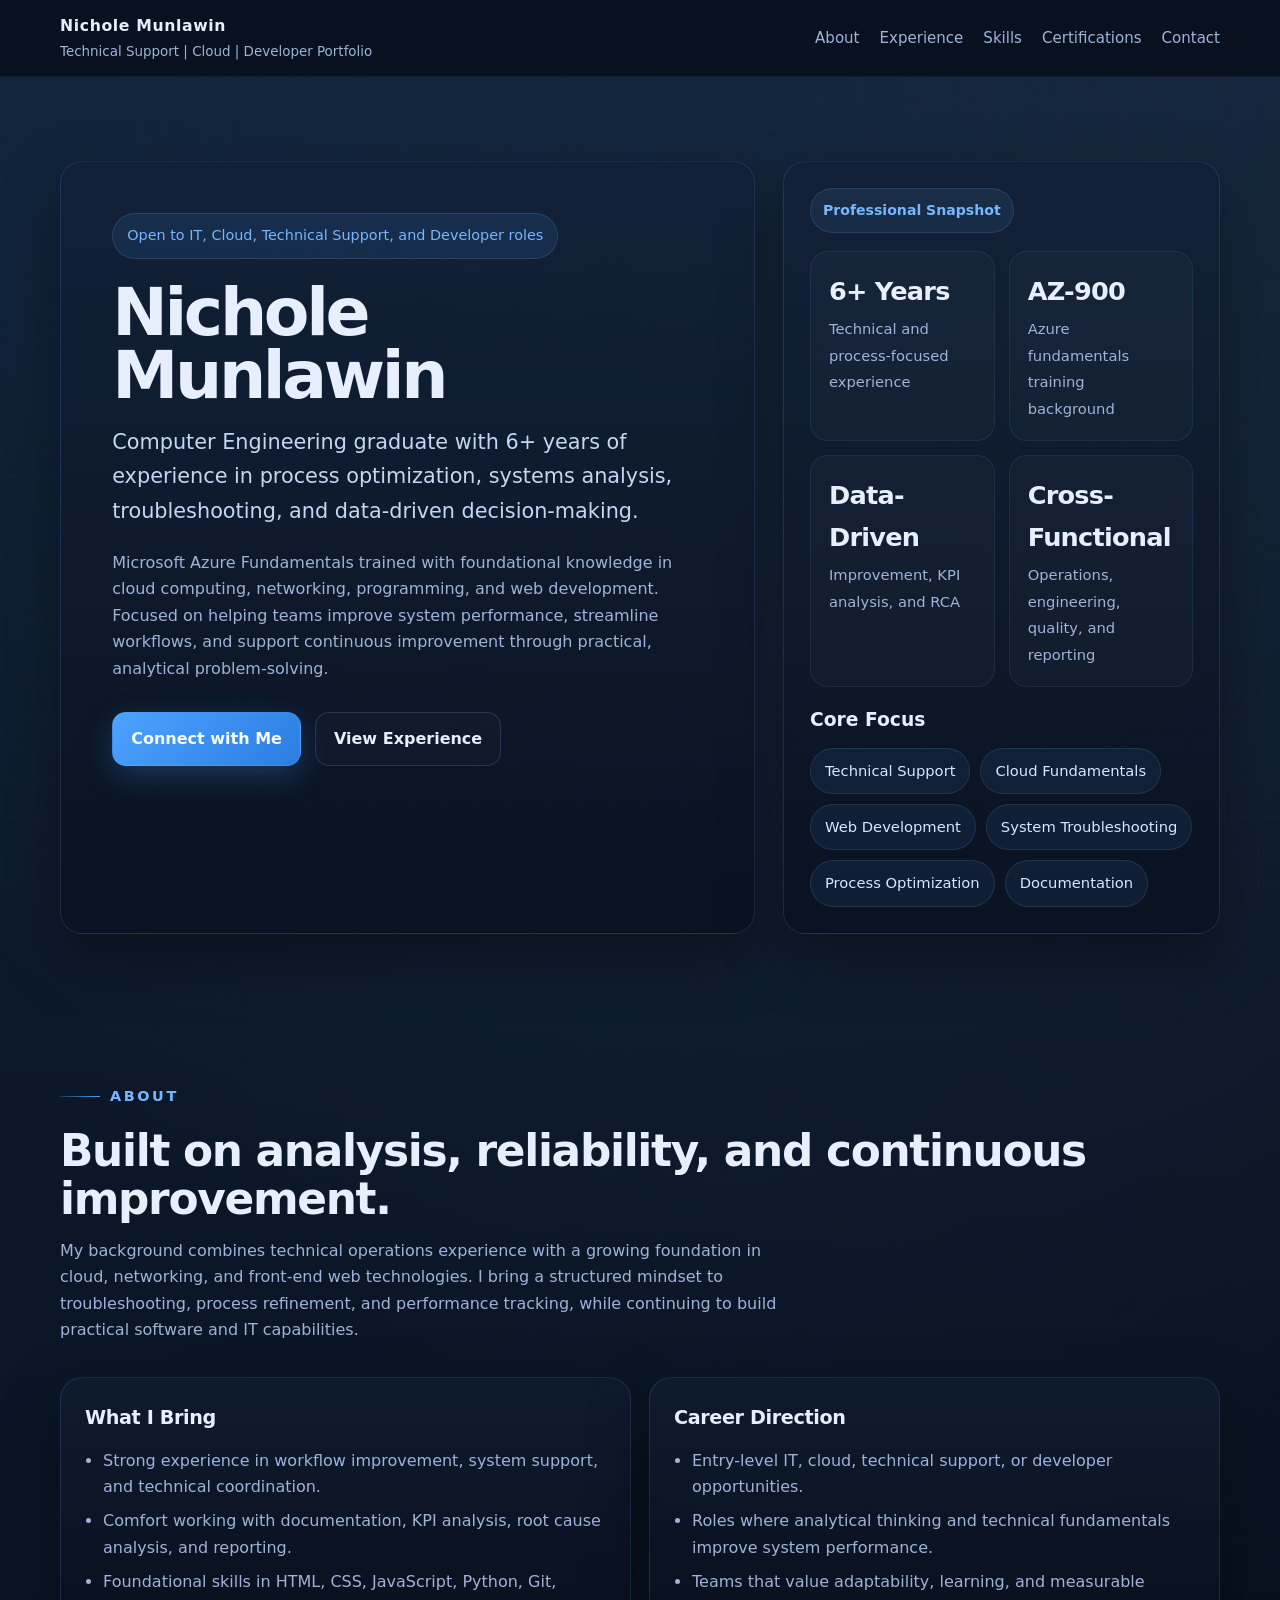
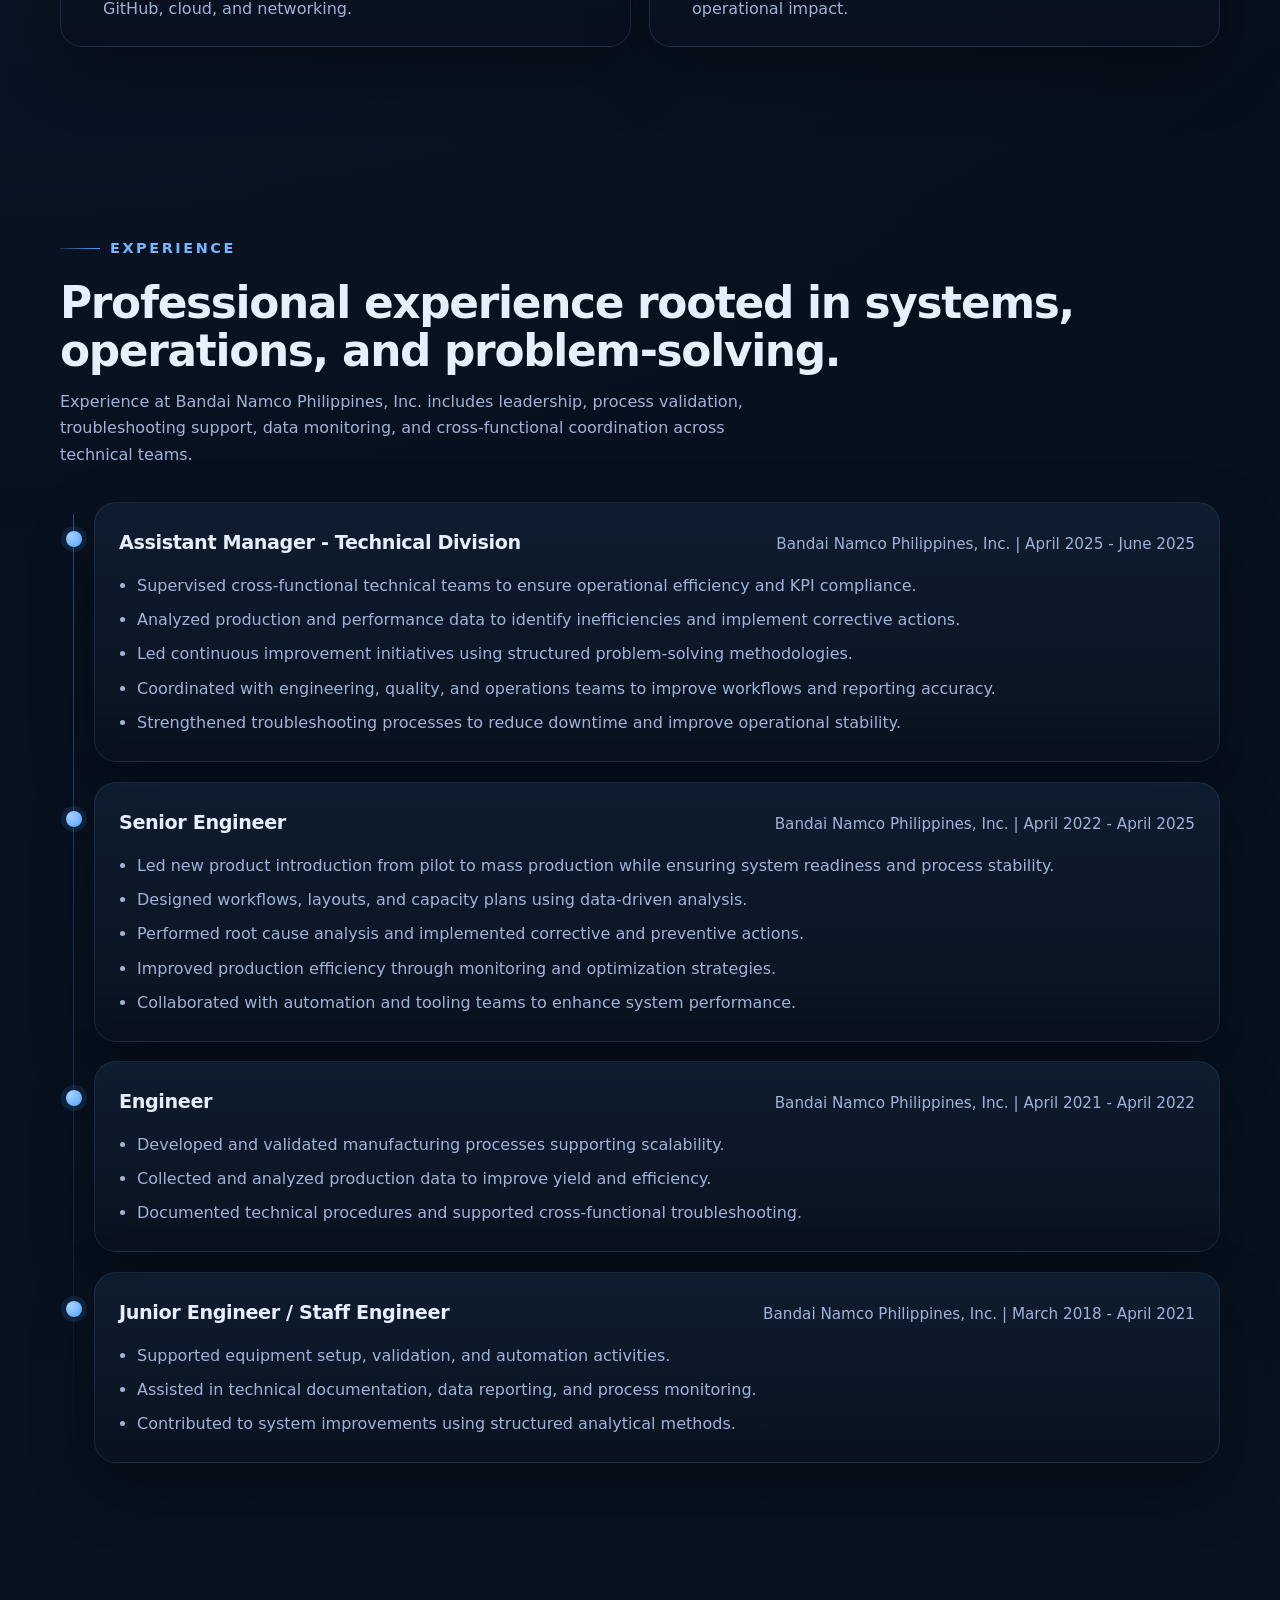
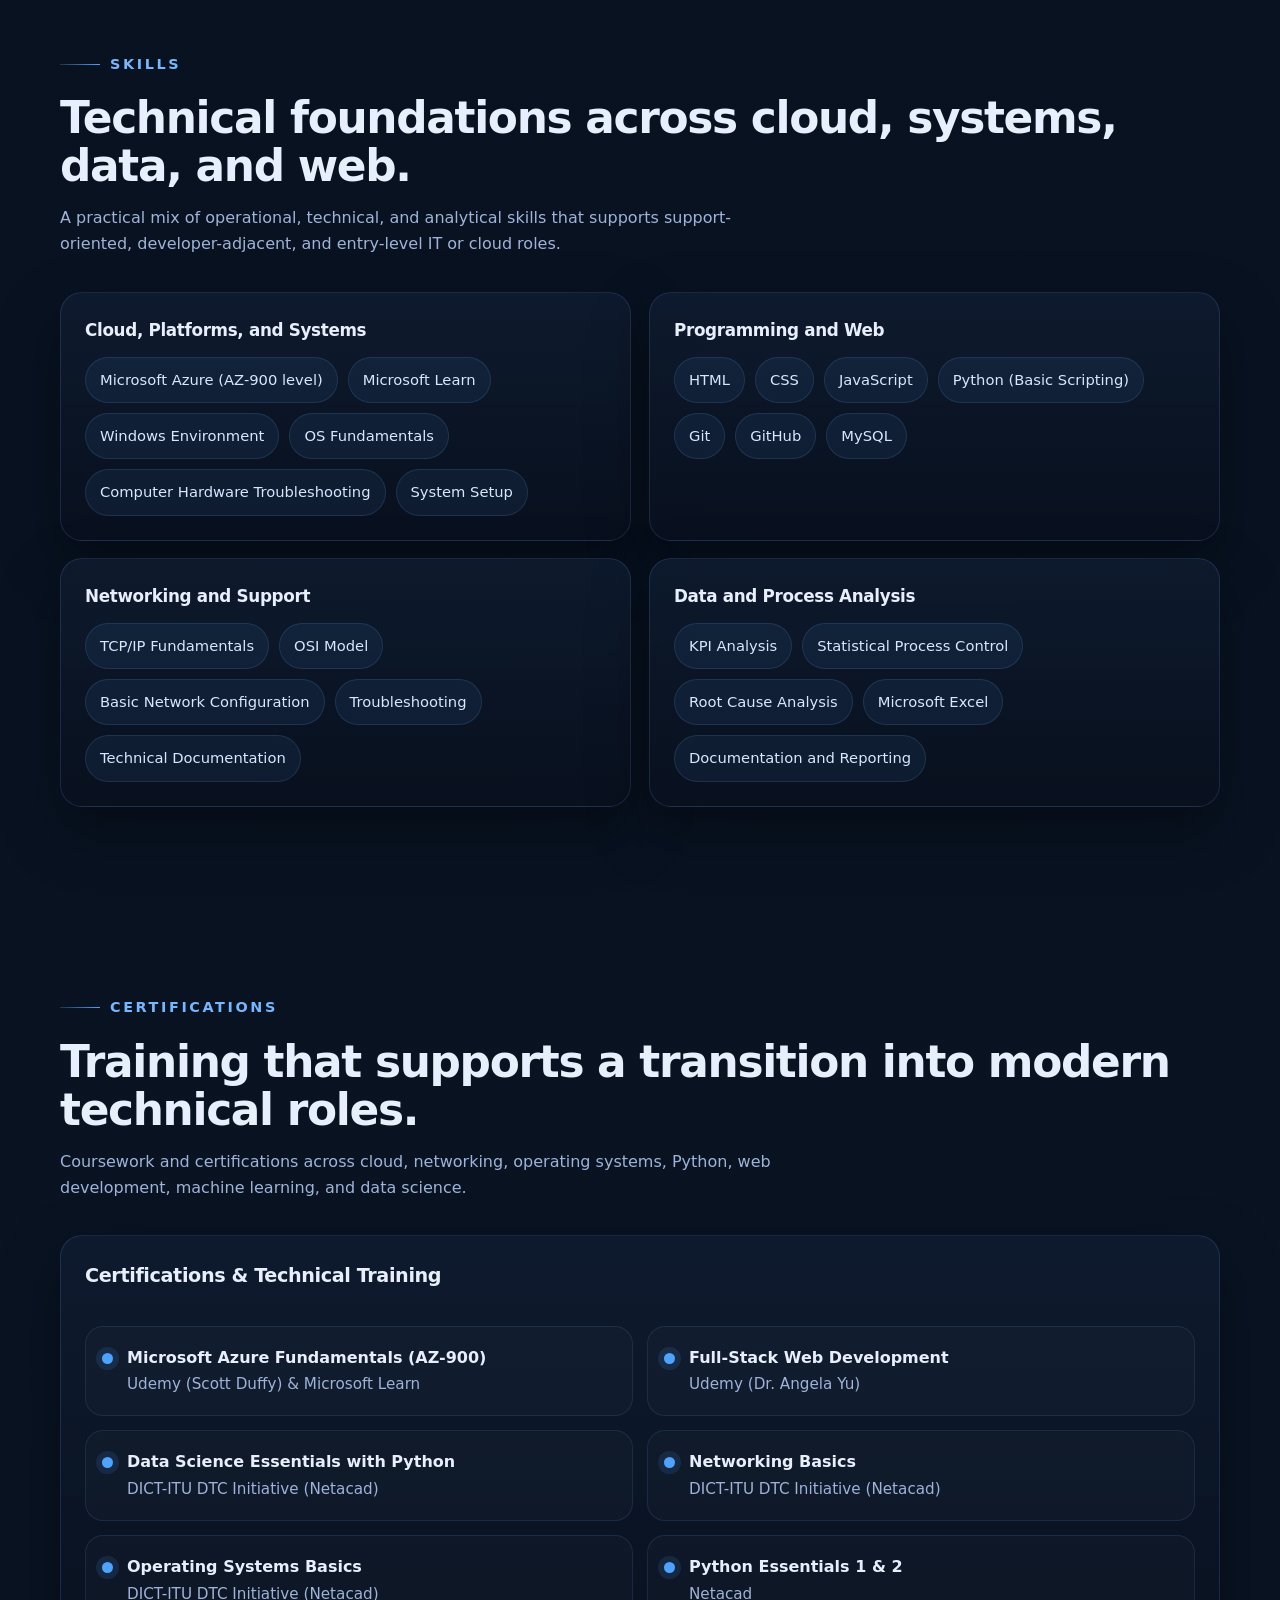
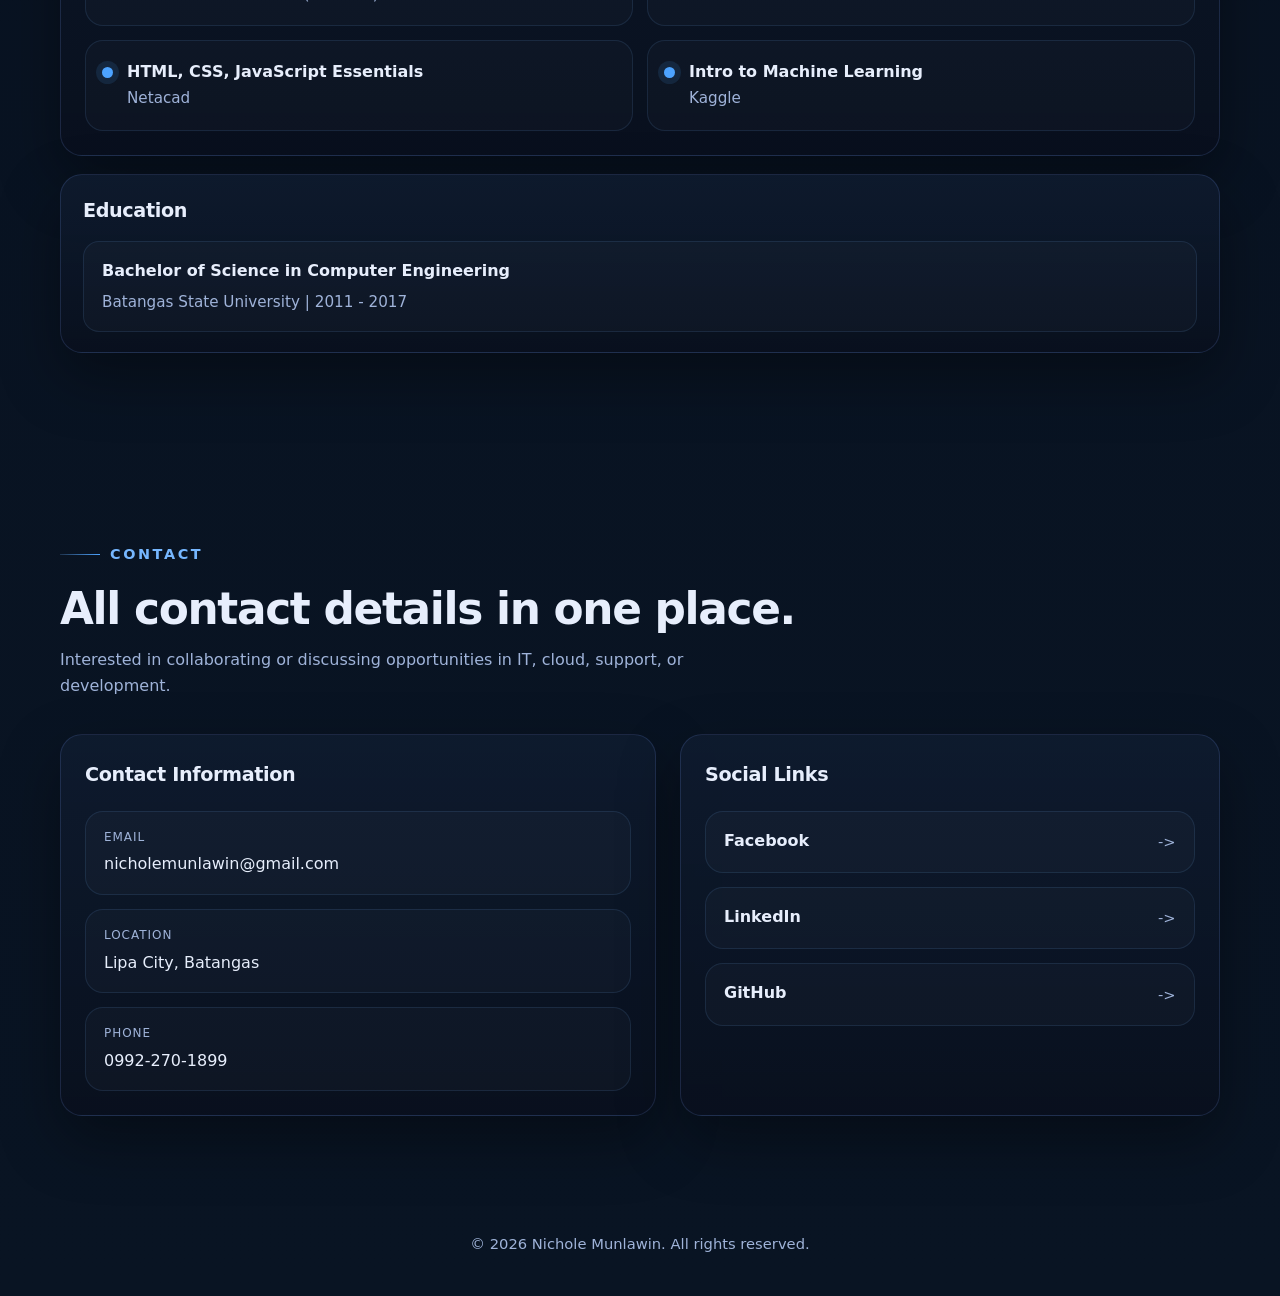
<file: index.html>
<!DOCTYPE html>
<html lang="en">
<head>
  <meta charset="UTF-8" />
  <meta name="viewport" content="width=device-width, initial-scale=1.0" />
  <title>Nichole Munlawin | Portfolio</title>
  <meta
    name="description"
    content="Professional portfolio of Nichole Munlawin with experience in technical support, cloud, systems, and web development."
  />
  <link rel="stylesheet" href="style.css" />
</head>
<body>
  <header class="site-header">
    <div class="container nav-wrap">
      <div class="brand">
        <a href="#hero"><strong>Nichole Munlawin</strong></a>
        <span>Technical Support | Cloud | Developer Portfolio</span>
      </div>
      <nav class="nav" aria-label="Primary navigation">
        <a href="#about">About</a>
        <a href="#experience">Experience</a>
        <a href="#skills">Skills</a>
        <a href="#certifications">Certifications</a>
        <a href="#contact">Contact</a>
      </nav>
    </div>
  </header>

  <main>
    <section id="hero">
      <div class="container hero-grid">
        <div class="panel hero-copy reveal visible">
          <div class="intro-chip">Open to IT, Cloud, Technical Support, and Developer roles</div>
          <h1>Nichole Munlawin</h1>
          <p class="hero-subtitle">
            Computer Engineering graduate with 6+ years of experience in process optimization,
            systems analysis, troubleshooting, and data-driven decision-making.
          </p>
          <p class="hero-text">
            Microsoft Azure Fundamentals trained with foundational knowledge in cloud computing,
            networking, programming, and web development. Focused on helping teams improve system
            performance, streamline workflows, and support continuous improvement through practical,
            analytical problem-solving.
          </p>
          <div class="hero-actions">
            <a class="button primary" href="#contact">Connect with Me</a>
            <a class="button secondary" href="#experience">View Experience</a>
          </div>
        </div>

        <aside class="panel hero-card reveal visible delay-1">
          <div class="hero-card-top">
            <div class="hero-card-badge">Professional Snapshot</div>
          </div>

          <div class="metric-grid">
            <div class="metric">
              <strong>6+ Years</strong>
              <span>Technical and process-focused experience</span>
            </div>
            <div class="metric">
              <strong>AZ-900</strong>
              <span>Azure fundamentals training background</span>
            </div>
            <div class="metric">
              <strong>Data-Driven</strong>
              <span>Improvement, KPI analysis, and RCA</span>
            </div>
            <div class="metric">
              <strong>Cross-Functional</strong>
              <span>Operations, engineering, quality, and reporting</span>
            </div>
          </div>

          <div>
            <h3 style="margin: 0 0 12px;">Core Focus</h3>
            <div class="skill-pills">
              <span class="pill">Technical Support</span>
              <span class="pill">Cloud Fundamentals</span>
              <span class="pill">Web Development</span>
              <span class="pill">System Troubleshooting</span>
              <span class="pill">Process Optimization</span>
              <span class="pill">Documentation</span>
            </div>
          </div>
        </aside>
      </div>
    </section>

    <section id="about" class="section">
      <div class="container">
        <div class="eyebrow reveal">About</div>
        <h2 class="section-title reveal delay-1">Built on analysis, reliability, and continuous improvement.</h2>
        <p class="section-copy reveal delay-2">
          My background combines technical operations experience with a growing foundation in cloud,
          networking, and front-end web technologies. I bring a structured mindset to troubleshooting,
          process refinement, and performance tracking, while continuing to build practical software
          and IT capabilities.
        </p>

        <div class="cards grid-2">
          <article class="card reveal">
            <h3>What I Bring</h3>
            <ul class="clean">
              <li>Strong experience in workflow improvement, system support, and technical coordination.</li>
              <li>Comfort working with documentation, KPI analysis, root cause analysis, and reporting.</li>
              <li>Foundational skills in HTML, CSS, JavaScript, Python, Git, GitHub, cloud, and networking.</li>
            </ul>
          </article>
          <article class="card reveal delay-1">
            <h3>Career Direction</h3>
            <ul class="clean">
              <li>Entry-level IT, cloud, technical support, or developer opportunities.</li>
              <li>Roles where analytical thinking and technical fundamentals improve system performance.</li>
              <li>Teams that value adaptability, learning, and measurable operational impact.</li>
            </ul>
          </article>
        </div>
      </div>
    </section>

    <section id="experience" class="section">
      <div class="container">
        <div class="eyebrow reveal">Experience</div>
        <h2 class="section-title reveal delay-1">Professional experience rooted in systems, operations, and problem-solving.</h2>
        <p class="section-copy reveal delay-2">
          Experience at Bandai Namco Philippines, Inc. includes leadership, process validation,
          troubleshooting support, data monitoring, and cross-functional coordination across technical teams.
        </p>

        <div class="timeline">
          <article class="timeline-item reveal">
            <div class="role-line">
              <h3>Assistant Manager - Technical Division</h3>
              <span class="meta">Bandai Namco Philippines, Inc. | April 2025 - June 2025</span>
            </div>
            <ul class="clean">
              <li>Supervised cross-functional technical teams to ensure operational efficiency and KPI compliance.</li>
              <li>Analyzed production and performance data to identify inefficiencies and implement corrective actions.</li>
              <li>Led continuous improvement initiatives using structured problem-solving methodologies.</li>
              <li>Coordinated with engineering, quality, and operations teams to improve workflows and reporting accuracy.</li>
              <li>Strengthened troubleshooting processes to reduce downtime and improve operational stability.</li>
            </ul>
          </article>

          <article class="timeline-item reveal delay-1">
            <div class="role-line">
              <h3>Senior Engineer</h3>
              <span class="meta">Bandai Namco Philippines, Inc. | April 2022 - April 2025</span>
            </div>
            <ul class="clean">
              <li>Led new product introduction from pilot to mass production while ensuring system readiness and process stability.</li>
              <li>Designed workflows, layouts, and capacity plans using data-driven analysis.</li>
              <li>Performed root cause analysis and implemented corrective and preventive actions.</li>
              <li>Improved production efficiency through monitoring and optimization strategies.</li>
              <li>Collaborated with automation and tooling teams to enhance system performance.</li>
            </ul>
          </article>

          <article class="timeline-item reveal delay-2">
            <div class="role-line">
              <h3>Engineer</h3>
              <span class="meta">Bandai Namco Philippines, Inc. | April 2021 - April 2022</span>
            </div>
            <ul class="clean">
              <li>Developed and validated manufacturing processes supporting scalability.</li>
              <li>Collected and analyzed production data to improve yield and efficiency.</li>
              <li>Documented technical procedures and supported cross-functional troubleshooting.</li>
            </ul>
          </article>

          <article class="timeline-item reveal delay-3">
            <div class="role-line">
              <h3>Junior Engineer / Staff Engineer</h3>
              <span class="meta">Bandai Namco Philippines, Inc. | March 2018 - April 2021</span>
            </div>
            <ul class="clean">
              <li>Supported equipment setup, validation, and automation activities.</li>
              <li>Assisted in technical documentation, data reporting, and process monitoring.</li>
              <li>Contributed to system improvements using structured analytical methods.</li>
            </ul>
          </article>
        </div>
      </div>
    </section>

    <section id="skills" class="section">
      <div class="container">
        <div class="eyebrow reveal">Skills</div>
        <h2 class="section-title reveal delay-1">Technical foundations across cloud, systems, data, and web.</h2>
        <p class="section-copy reveal delay-2">
          A practical mix of operational, technical, and analytical skills that supports support-oriented,
          developer-adjacent, and entry-level IT or cloud roles.
        </p>

        <div class="skills-grid">
          <article class="card skill-group reveal">
            <h3>Cloud, Platforms, and Systems</h3>
            <div class="skill-pills">
              <span class="pill">Microsoft Azure (AZ-900 level)</span>
              <span class="pill">Microsoft Learn</span>
              <span class="pill">Windows Environment</span>
              <span class="pill">OS Fundamentals</span>
              <span class="pill">Computer Hardware Troubleshooting</span>
              <span class="pill">System Setup</span>
            </div>
          </article>

          <article class="card skill-group reveal delay-1">
            <h3>Programming and Web</h3>
            <div class="skill-pills">
              <span class="pill">HTML</span>
              <span class="pill">CSS</span>
              <span class="pill">JavaScript</span>
              <span class="pill">Python (Basic Scripting)</span>
              <span class="pill">Git</span>
              <span class="pill">GitHub</span>
              <span class="pill">MySQL</span>
            </div>
          </article>

          <article class="card skill-group reveal delay-2">
            <h3>Networking and Support</h3>
            <div class="skill-pills">
              <span class="pill">TCP/IP Fundamentals</span>
              <span class="pill">OSI Model</span>
              <span class="pill">Basic Network Configuration</span>
              <span class="pill">Troubleshooting</span>
              <span class="pill">Technical Documentation</span>
            </div>
          </article>

          <article class="card skill-group reveal delay-3">
            <h3>Data and Process Analysis</h3>
            <div class="skill-pills">
              <span class="pill">KPI Analysis</span>
              <span class="pill">Statistical Process Control</span>
              <span class="pill">Root Cause Analysis</span>
              <span class="pill">Microsoft Excel</span>
              <span class="pill">Documentation and Reporting</span>
            </div>
          </article>
        </div>
      </div>
    </section>

    <section id="certifications" class="section">
      <div class="container">
        <div class="eyebrow reveal">Certifications</div>
        <h2 class="section-title reveal delay-1">Training that supports a transition into modern technical roles.</h2>
        <p class="section-copy reveal delay-2">
          Coursework and certifications across cloud, networking, operating systems, Python,
          web development, machine learning, and data science.
        </p>

        <div class="cards" style="margin-top: 34px;">
          <article class="card reveal">
            <h3>Certifications &amp; Technical Training</h3>
            <div class="cert-list">
              <div class="cert-item"><span class="cert-dot"></span><div><strong>Microsoft Azure Fundamentals (AZ-900)</strong><br /><span class="meta">Udemy (Scott Duffy) &amp; Microsoft Learn</span></div></div>
              <div class="cert-item"><span class="cert-dot"></span><div><strong>Full-Stack Web Development</strong><br /><span class="meta">Udemy (Dr. Angela Yu)</span></div></div>
              <div class="cert-item"><span class="cert-dot"></span><div><strong>Data Science Essentials with Python</strong><br /><span class="meta">DICT-ITU DTC Initiative (Netacad)</span></div></div>
              <div class="cert-item"><span class="cert-dot"></span><div><strong>Networking Basics</strong><br /><span class="meta">DICT-ITU DTC Initiative (Netacad)</span></div></div>
              <div class="cert-item"><span class="cert-dot"></span><div><strong>Operating Systems Basics</strong><br /><span class="meta">DICT-ITU DTC Initiative (Netacad)</span></div></div>
              <div class="cert-item"><span class="cert-dot"></span><div><strong>Python Essentials 1 &amp; 2</strong><br /><span class="meta">Netacad</span></div></div>
              <div class="cert-item"><span class="cert-dot"></span><div><strong>HTML, CSS, JavaScript Essentials</strong><br /><span class="meta">Netacad</span></div></div>
              <div class="cert-item"><span class="cert-dot"></span><div><strong>Intro to Machine Learning</strong><br /><span class="meta">Kaggle</span></div></div>
            </div>
          </article>

          <article class="card reveal delay-1 education-card">
            <h3>Education</h3>
            <div class="education-compact">
              <strong>Bachelor of Science in Computer Engineering</strong>
              <span class="meta">Batangas State University | 2011 - 2017</span>
            </div>
          </article>
        </div>
      </div>
    </section>

    <section id="contact" class="section">
      <div class="container">
        <div class="eyebrow reveal">Contact</div>
        <h2 class="section-title reveal delay-1">All contact details in one place.</h2>
        <p class="section-copy reveal delay-2">
          Interested in collaborating or discussing opportunities in IT, cloud, support, or development.
        </p>

        <div class="contact-wrap">
          <article class="card reveal">
            <h3>Contact Information</h3>
            <div class="contact-list">
              <div class="contact-item">
                <small>Email</small>
                <a href="mailto:nicholemunlawin@gmail.com?subject=Portfolio%20Inquiry&body=Hello%20Nichole%2C%0D%0A%0D%0AI%20would%20like%20to%20connect%20with%20you%20regarding%20your%20portfolio.%0D%0A%0D%0ABest%20regards%2C" aria-label="Send an email to nicholemunlawin@gmail.com">nicholemunlawin@gmail.com</a>
              </div>
              <div class="contact-item">
                <small>Location</small>
                <span>Lipa City, Batangas</span>
              </div>
              <div class="contact-item">
                <small>Phone</small>
                <a href="tel:+639922701899">0992-270-1899</a>
              </div>
            </div>
          </article>

          <article class="card reveal delay-1">
            <h3>Social Links</h3>
            <div class="social-grid">
              <a class="social-link" href="https://www.facebook.com/NcoL18" target="_blank" rel="noopener noreferrer" aria-label="Facebook profile">
                <div>
                  <strong>Facebook</strong>
                  <span></span>
                </div>
                <span>-&gt;</span>
              </a>
              <a class="social-link" href="https://www.linkedin.com/in/nichole-munlawin-39416a158" target="_blank" rel="noopener noreferrer" aria-label="LinkedIn profile">
                <div>
                  <strong>LinkedIn</strong>
                  <span></span>
                </div>
                <span>-&gt;</span>
              </a>
              <a class="social-link" href="https://github.com/nicholemunlawin" target="_blank" rel="noopener noreferrer" aria-label="GitHub profile">
                <div>
                  <strong>GitHub</strong>
                  <span></span>
                </div>
                <span>-&gt;</span>
              </a>
            </div>
          </article>
        </div>
      </div>
    </section>
  </main>

  <footer class="footer">
    <div class="container">
      &copy; 2026 Nichole Munlawin. All rights reserved.
    </div>
  </footer>

  <script src="script.js"></script>
</body>
</html>
</file>
<file: style.css>
/* ====================
    Global Tokens
==================== */
:root {
    --bg: #081120;
    --bg-soft: #0d1729;
    --panel: rgba(15, 28, 48, 0.88);
    --panel-2: rgba(11, 22, 39, 0.92);
    --text: #e7eefc;
    --muted: #9fb3d9;
    --line: rgba(122, 162, 255, 0.16);
    --line-strong: rgba(122, 162, 255, 0.34);
    --accent: #4da3ff;
    --accent-2: #76b7ff;
    --shadow: 0 24px 60px rgba(0, 0, 0, 0.35);
    --radius: 22px;
    --max-width: 1160px;
    --nav-h: 76px;
}

/* ====================
    Base / Reset
==================== */
* { box-sizing: border-box; }

html {
    scroll-behavior: smooth;
}

body {
    margin: 0;
    font-family: Inter, ui-sans-serif, system-ui, -apple-system, BlinkMacSystemFont, "Segoe UI", sans-serif;
    color: var(--text);
    background:
    radial-gradient(circle at top left, rgba(77, 163, 255, 0.14), transparent 34%),
    radial-gradient(circle at top right, rgba(118, 183, 255, 0.12), transparent 26%),
    linear-gradient(180deg, #050b15 0%, #081120 38%, #091423 100%);
    line-height: 1.65;
    overflow-x: hidden;
}

body::before {
    content: "";
    position: fixed;
    inset: 0;
    pointer-events: none;
    background:
    linear-gradient(rgba(255,255,255,0.02) 1px, transparent 1px),
    linear-gradient(90deg, rgba(255,255,255,0.02) 1px, transparent 1px);
    background-size: 34px 34px;
    mask-image: linear-gradient(180deg, rgba(0,0,0,0.25), rgba(0,0,0,0.8));
    z-index: 0;
}

a { color: inherit; text-decoration: none; }

img { max-width: 100%; display: block; }

.container {
    width: min(var(--max-width), calc(100% - 2rem));
    margin: 0 auto;
    position: relative;
    z-index: 1;
}

.section {
    padding: 92px 0;
    scroll-margin-top: calc(var(--nav-h) + 18px);
}

.section-title {
    font-size: clamp(1.9rem, 1.3rem + 1.8vw, 3rem);
    line-height: 1.1;
    margin: 0 0 14px;
    letter-spacing: -0.03em;
}

.section-copy {
    margin: 0;
    max-width: 720px;
    color: var(--muted);
    font-size: 1rem;
}

.eyebrow {
    display: inline-flex;
    align-items: center;
    gap: 10px;
    margin-bottom: 18px;
    color: var(--accent-2);
    font-size: 0.9rem;
    letter-spacing: 0.18em;
    text-transform: uppercase;
    font-weight: 700;
}

.eyebrow::before {
    content: "";
    width: 40px;
    height: 1px;
    background: linear-gradient(90deg, rgba(118,183,255,0.2), var(--accent));
}

/* ====================
    Navigation
==================== */
.site-header {
    position: sticky;
    top: 0;
    z-index: 50;
    backdrop-filter: blur(16px);
    -webkit-backdrop-filter: blur(16px);
    background: rgba(5, 11, 21, 0.72);
    border-bottom: 1px solid rgba(118, 183, 255, 0.08);
}

.nav-wrap {
    min-height: var(--nav-h);
    display: flex;
    align-items: center;
    justify-content: space-between;
    gap: 20px;
}

.brand {
    display: flex;
    flex-direction: column;
    gap: 2px;
    min-width: 0;
}

.brand strong {
    font-size: 0.98rem;
    letter-spacing: 0.04em;
}

.brand span {
    color: var(--muted);
    font-size: 0.84rem;
}

.nav {
    display: flex;
    align-items: center;
    gap: 20px;
    flex-wrap: wrap;
    justify-content: flex-end;
}

.nav a {
    position: relative;
    font-size: 0.94rem;
    color: var(--muted);
    padding: 8px 0;
    transition: color 0.25s ease;
}

.nav a::after {
    content: "";
    position: absolute;
    left: 0;
    bottom: 0;
    width: 100%;
    height: 2px;
    border-radius: 999px;
    background: linear-gradient(90deg, var(--accent), var(--accent-2));
    transform: scaleX(0);
    transform-origin: left;
    transition: transform 0.28s ease;
}

.nav a:hover,
.nav a.active {
    color: var(--text);
}

.nav a:focus-visible {
    color: var(--text);
    outline: 2px solid var(--accent-2);
    outline-offset: 6px;
    border-radius: 8px;
}

.nav a:hover::after,
.nav a.active::after,
.nav a:focus-visible::after {
    transform: scaleX(1);
}

/* ====================
    Hero
==================== */
#hero {
    padding: 84px 0 54px;
    min-height: calc(100vh - var(--nav-h));
    display: flex;
    align-items: center;
    scroll-margin-top: calc(var(--nav-h) + 18px);
}

.hero-grid {
    display: grid;
    grid-template-columns: 1.35fr 0.85fr;
    gap: 28px;
    align-items: stretch;
}

.panel {
    background: linear-gradient(180deg, rgba(18, 33, 56, 0.88), rgba(10, 18, 33, 0.96));
    border: 1px solid var(--line);
    border-radius: var(--radius);
    box-shadow: var(--shadow);
}

.hero-copy {
    padding: clamp(28px, 4vw, 52px);
}

.intro-chip {
    display: inline-flex;
    align-items: center;
    gap: 10px;
    padding: 10px 14px;
    border-radius: 999px;
    background: rgba(77, 163, 255, 0.1);
    border: 1px solid rgba(118, 183, 255, 0.16);
    color: var(--accent-2);
    font-size: 0.9rem;
    margin-bottom: 22px;
}

h1 {
    margin: 0;
    font-size: clamp(2.6rem, 1.75rem + 3vw, 5rem);
    line-height: 0.95;
    letter-spacing: -0.05em;
}

.hero-subtitle {
    margin: 18px 0 0;
    font-size: clamp(1rem, 0.9rem + 0.6vw, 1.3rem);
    color: #c6d5f3;
    max-width: 760px;
}

.hero-text {
    margin: 22px 0 0;
    color: var(--muted);
    max-width: 760px;
    font-size: 1rem;
}

.hero-actions {
    display: flex;
    gap: 14px;
    flex-wrap: wrap;
    margin-top: 30px;
}

.button {
    display: inline-flex;
    align-items: center;
    justify-content: center;
    gap: 10px;
    padding: 13px 18px;
    border-radius: 14px;
    border: 1px solid rgba(118, 183, 255, 0.18);
    transition: transform 0.25s ease, border-color 0.25s ease, background 0.25s ease;
    font-weight: 600;
    cursor: pointer;
}

.button.primary {
    background: linear-gradient(135deg, var(--accent), #2b7de2);
    color: #f8fbff;
    box-shadow: 0 10px 30px rgba(77, 163, 255, 0.24);
}

.button.secondary {
    background: rgba(255,255,255,0.02);
    color: var(--text);
}

.button:hover {
    transform: translateY(-2px);
    border-color: rgba(118, 183, 255, 0.36);
}

.button:focus-visible {
    outline: 2px solid var(--accent-2);
    outline-offset: 4px;
    border-color: rgba(118, 183, 255, 0.42);
}

.hero-card {
    padding: 26px;
    display: grid;
    grid-template-rows: auto auto 1fr;
    gap: 18px;
    min-height: 100%;
}

.hero-card-top {
    display: flex;
    align-items: center;
    justify-content: space-between;
    gap: 12px;
}

.hero-card-badge {
    display: inline-flex;
    align-items: center;
    gap: 10px;
    padding: 10px 12px;
    border-radius: 999px;
    background: rgba(118, 183, 255, 0.08);
    border: 1px solid rgba(118, 183, 255, 0.14);
    color: var(--accent-2);
    font-size: 0.88rem;
    font-weight: 600;
}

.metric-grid {
    display: grid;
    grid-template-columns: repeat(2, minmax(0, 1fr));
    gap: 14px;
}

.metric {
    padding: 18px;
    border-radius: 18px;
    background: rgba(255,255,255,0.025);
    border: 1px solid rgba(118, 183, 255, 0.1);
}

.metric strong {
    display: block;
    font-size: 1.6rem;
    letter-spacing: -0.03em;
    margin-bottom: 4px;
}

.metric span {
    color: var(--muted);
    font-size: 0.92rem;
}

.skill-pills {
    display: flex;
    flex-wrap: wrap;
    gap: 10px;
}

.pill {
    padding: 10px 14px;
    border-radius: 999px;
    font-size: 0.92rem;
    background: rgba(77, 163, 255, 0.08);
    border: 1px solid rgba(118, 183, 255, 0.14);
    color: #d8e7ff;
}

/* ====================
    Shared Layout Blocks
==================== */
.grid-2 {
    display: grid;
    grid-template-columns: repeat(2, minmax(0, 1fr));
    gap: 26px;
}

.cards {
    display: grid;
    gap: 18px;
    margin-top: 34px;
}

.card {
    padding: 24px;
    border-radius: 22px;
    border: 1px solid var(--line);
    background: linear-gradient(180deg, rgba(15, 28, 48, 0.84), rgba(9, 16, 30, 0.96));
    box-shadow: var(--shadow);
}

/* ====================
    Experience Timeline
==================== */
.timeline {
    position: relative;
    margin-top: 34px;
    display: grid;
    gap: 20px;
}

.timeline::before {
    content: "";
    position: absolute;
    left: 13px;
    top: 12px;
    bottom: 12px;
    width: 1px;
    background: linear-gradient(180deg, rgba(77,163,255,0.45), rgba(77,163,255,0.02));
}

.timeline-item {
    position: relative;
    margin-left: 34px;
    padding: 24px;
    border-radius: 22px;
    background: linear-gradient(180deg, rgba(17, 31, 52, 0.86), rgba(10, 18, 31, 0.96));
    border: 1px solid rgba(118, 183, 255, 0.12);
    box-shadow: var(--shadow);
}

.timeline-item::before {
    content: "";
    position: absolute;
    left: -29px;
    top: 28px;
    width: 16px;
    height: 16px;
    border-radius: 50%;
    background: radial-gradient(circle at 30% 30%, #a8d1ff, var(--accent));
    box-shadow: 0 0 0 5px rgba(77, 163, 255, 0.12);
}

.role-line {
    display: flex;
    flex-wrap: wrap;
    gap: 10px;
    align-items: baseline;
    justify-content: space-between;
    margin-bottom: 8px;
}

.role-line h3,
.card h3 {
    margin: 0;
    font-size: 1.2rem;
    letter-spacing: -0.02em;
}

.meta {
    color: var(--muted);
    font-size: 0.95rem;
}

ul.clean {
    margin: 14px 0 0;
    padding-left: 18px;
    color: var(--muted);
}

ul.clean li + li {
    margin-top: 8px;
}

/* ====================
    Skills
==================== */
.skills-grid {
    display: grid;
    grid-template-columns: repeat(2, minmax(0, 1fr));
    gap: 18px;
    margin-top: 34px;
}

.skill-group h3 {
    margin: 0 0 12px;
    font-size: 1.05rem;
}

/* ====================
    Certifications / Education
==================== */
.cert-list {
    display: grid;
    gap: 14px;
    margin-top: 34px;
    grid-template-columns: repeat(2, minmax(0, 1fr));
    align-items: start;
}

.cert-list--single {
    grid-template-columns: 1fr;
    margin-top: 14px;
}

.cert-item {
    display: flex;
    align-items: flex-start;
    gap: 14px;
    padding: 18px 18px 18px 16px;
    border-radius: 18px;
    border: 1px solid rgba(118, 183, 255, 0.12);
    background: rgba(255,255,255,0.02);
}

.cert-dot {
    flex: 0 0 11px;
    width: 11px;
    height: 11px;
    margin-top: 8px;
    border-radius: 50%;
    background: var(--accent);
    box-shadow: 0 0 0 6px rgba(77, 163, 255, 0.12);
}

/* ====================
    Contact / Social Links
==================== */
.contact-wrap {
    display: grid;
    grid-template-columns: 1.05fr 0.95fr;
    gap: 24px;
    margin-top: 34px;
}

.contact-list {
    display: grid;
    gap: 14px;
    margin-top: 20px;
}

.contact-item {
    padding: 16px 18px;
    border-radius: 18px;
    border: 1px solid rgba(118, 183, 255, 0.12);
    background: rgba(255,255,255,0.025);
}

.contact-item small {
    display: block;
    color: var(--muted);
    margin-bottom: 4px;
    text-transform: uppercase;
    letter-spacing: 0.08em;
    font-size: 0.75rem;
}

.social-grid {
    display: grid;
    gap: 14px;
    margin-top: 20px;
}

.social-link {
    display: flex;
    align-items: center;
    justify-content: space-between;
    gap: 16px;
    padding: 16px 18px;
    border-radius: 18px;
    border: 1px solid rgba(118, 183, 255, 0.12);
    background: rgba(255,255,255,0.025);
    transition: transform 0.25s ease, border-color 0.25s ease, background 0.25s ease;
}

.social-link:hover {
    transform: translateY(-3px);
    border-color: rgba(118, 183, 255, 0.34);
    background: rgba(77, 163, 255, 0.06);
}

.social-link:focus-visible {
    outline: 2px solid var(--accent-2);
    outline-offset: 4px;
    border-color: rgba(118, 183, 255, 0.34);
    background: rgba(77, 163, 255, 0.06);
}

.social-link strong {
    display: block;
    margin-bottom: 2px;
}

.social-link span {
    color: var(--muted);
    font-size: 0.92rem;
}

/* ====================
    Footer
==================== */
.footer {
    padding: 24px 0 40px;
    color: var(--muted);
    text-align: center;
    font-size: 0.92rem;
}

.education-card {
    padding: 20px 22px;
    align-self: start;
}

.education-compact {
    margin-top: 14px;
    padding: 16px 18px;
    border-radius: 16px;
    border: 1px solid rgba(118, 183, 255, 0.12);
    background: rgba(255,255,255,0.025);
    display: grid;
    gap: 6px;
}

/* ====================
    Scroll Reveal Animations
==================== */
.reveal {
    opacity: 0;
    transform: translateY(32px) scale(0.985);
    transition:
    opacity 0.8s cubic-bezier(0.22, 1, 0.36, 1),
    transform 0.8s cubic-bezier(0.22, 1, 0.36, 1);
    will-change: opacity, transform;
}

.reveal.visible {
    opacity: 1;
    transform: translateY(0) scale(1);
}

.reveal.delay-1 { transition-delay: 0.08s; }
.reveal.delay-2 { transition-delay: 0.14s; }
.reveal.delay-3 { transition-delay: 0.20s; }

/* ====================
    Responsive Rules
==================== */
@media (max-width: 980px) {
    .hero-grid,
    .grid-2,
    .skills-grid,
    .contact-wrap {
    grid-template-columns: 1fr;
    }

    #hero {
    min-height: auto;
    padding-top: 56px;
    }
}

@media (max-width: 760px) {
    :root { --nav-h: 68px; }

    .nav-wrap {
    align-items: flex-start;
    flex-direction: column;
    justify-content: center;
    padding: 14px 0;
    }

    .nav {
    width: 100%;
    gap: 16px;
    justify-content: flex-start;
    overflow-x: auto;
    padding-bottom: 2px;
    }

    .section {
    padding: 76px 0;
    }

    .hero-actions {
    width: 100%;
    }

    .button {
    width: 100%;
    }

    .timeline::before {
    left: 10px;
    }

    .timeline-item {
    margin-left: 28px;
    }

    .timeline-item::before {
    left: -25px;
    }

    .metric-grid {
    grid-template-columns: 1fr;
    }

    .cert-list {
    grid-template-columns: 1fr;
    }
}
</file>
